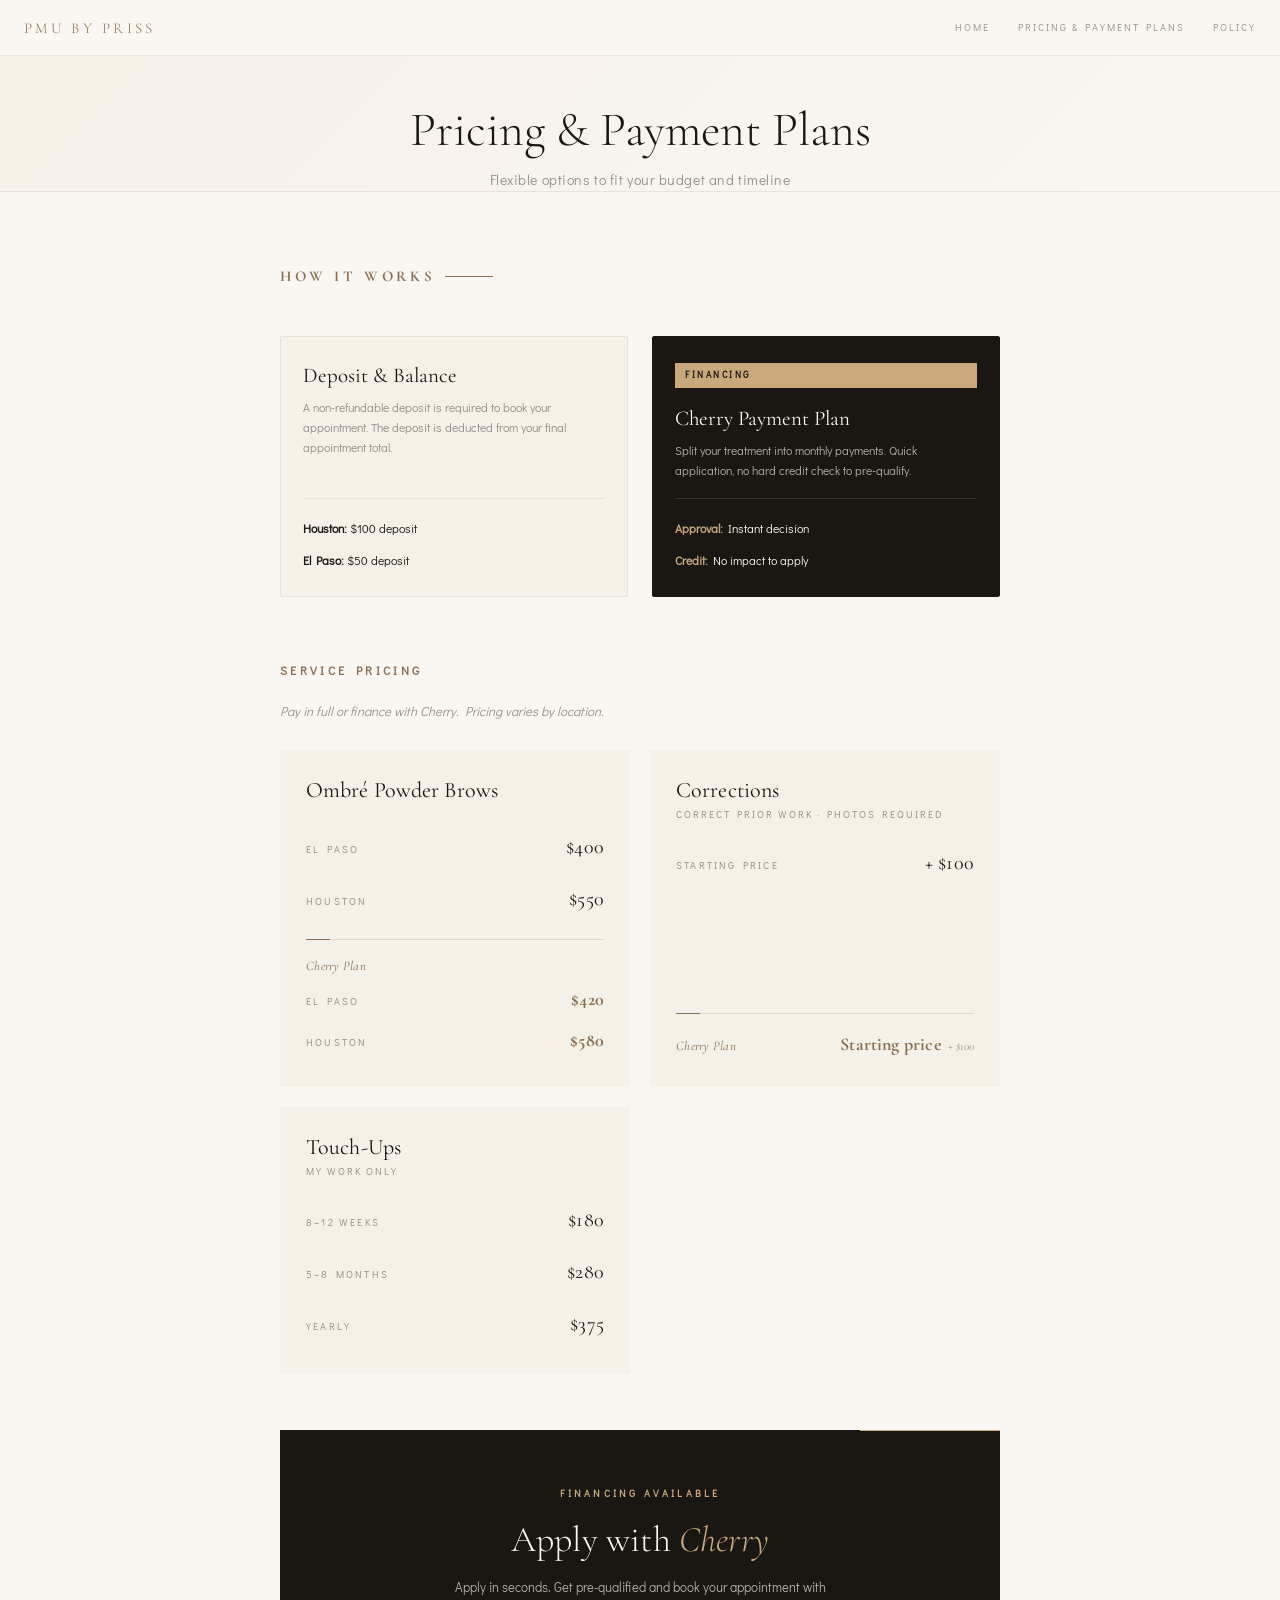
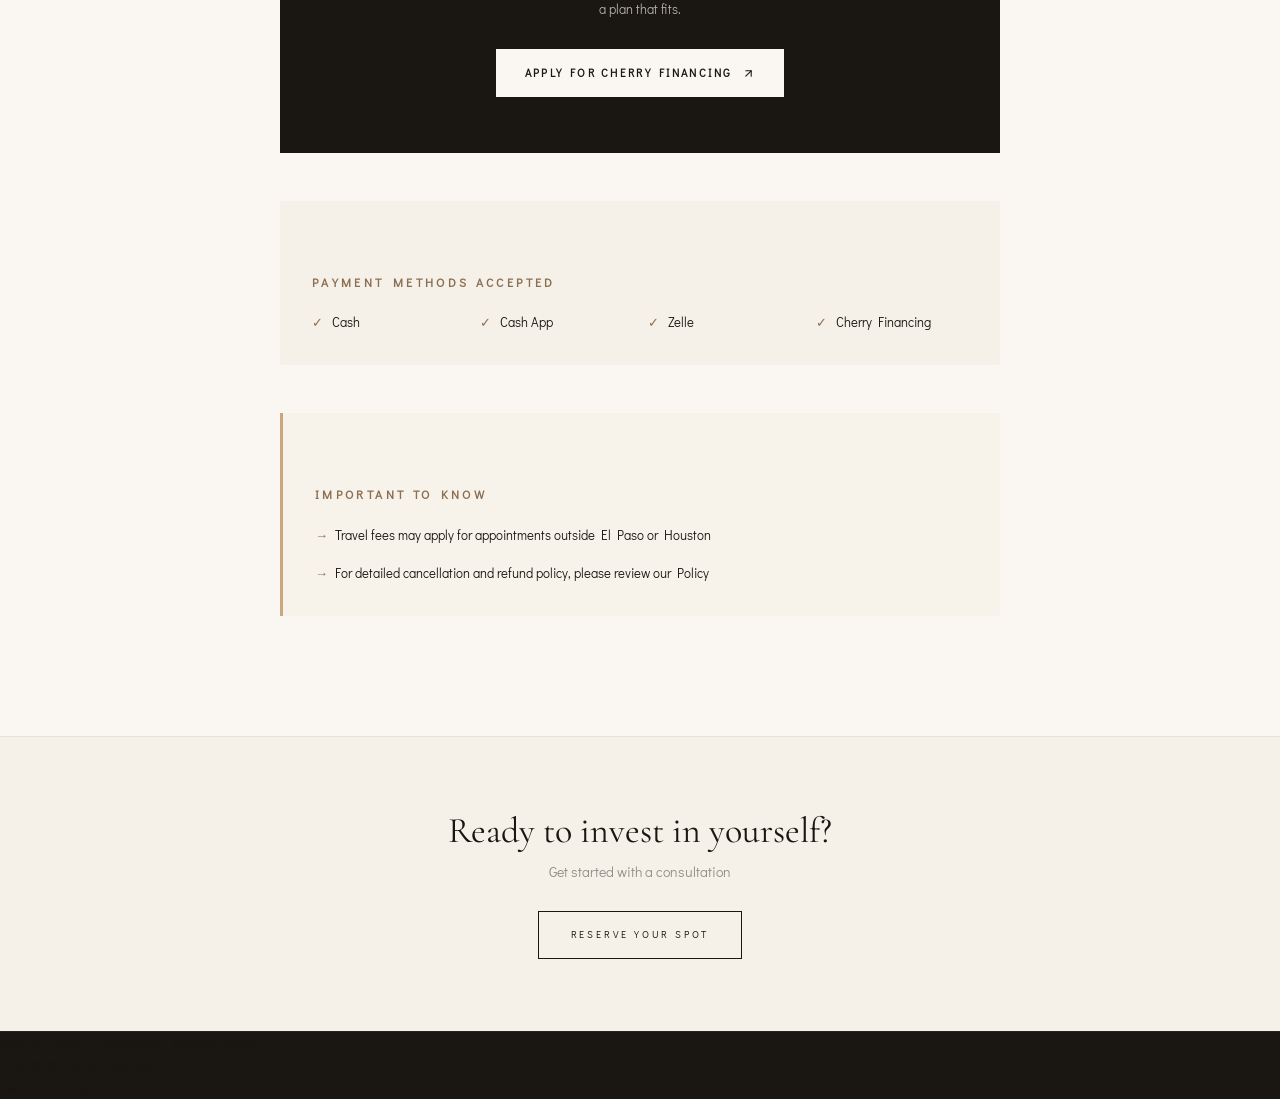
<file: payment-plans.html>
<!DOCTYPE html>
<html lang="en">
<head>
  <meta charset="UTF-8">
  <meta name="viewport" content="width=device-width, initial-scale=1.0">
  <title>Pricing &amp; Payment Plans — PMU by Priss</title>
  <link rel="icon" href="data:image/svg+xml,<svg xmlns='http://www.w3.org/2000/svg' viewBox='0 0 100 100'><text y='.9em' font-size='90'>✦</text></svg>">

  <!-- Fonts -->
  <link rel="preconnect" href="https://fonts.googleapis.com">
  <link rel="preconnect" href="https://fonts.gstatic.com" crossorigin>
  <link href="https://fonts.googleapis.com/css2?family=Cormorant+Garamond:ital,wght@0,300;0,400;1,300;1,400&family=Didact+Gothic&display=swap" rel="stylesheet">

  <link rel="stylesheet" href="style.css">

  <!-- Google Analytics -->
  <script async src="https://www.googletagmanager.com/gtag/js?id=G-J4X9S3GSEF"></script>
  <script>
    window.dataLayer = window.dataLayer || [];
    function gtag(){dataLayer.push(arguments);}
    gtag('js', new Date());
    gtag('config', 'G-J4X9S3GSEF');
  </script>
</head>
<body>

  <!-- NAV -->
  <nav id="nav" aria-label="Primary navigation">
    <a href="/" class="nav-logo">PMU by Priss</a>
    <button id="hamburgerBtn" class="hamburger" aria-label="Menu" aria-expanded="false" aria-controls="navMenu">
      <span class="hamburger-line"></span>
      <span class="hamburger-line"></span>
      <span class="hamburger-line"></span>
    </button>
    <div id="navMenu" class="nav-menu" aria-hidden="true">
      <a href="/">Home</a>
      <a href="payment-plans.html">Pricing &amp; Payment Plans</a>
      <a href="policy.html">Policy</a>
    </div>
  </nav>

  <!-- HERO -->
  <section id="page-hero" aria-label="Page header">
    <div class="page-hero-content">
      <h1 class="page-title">Pricing &amp; Payment Plans</h1>
      <p class="page-subtitle">Flexible options to fit your budget and timeline</p>
    </div>
  </section>

  <!-- PAYMENT PLANS CONTENT -->
  <section class="section payment-plans-section" aria-label="Payment Plans">
    <div class="section-inner">
      <p class="section-label reveal">How It Works</p>

      <div class="plans-container">
        <!-- Deposit & Balance -->
        <div class="plan-card reveal">
          <h3 class="plan-title">Deposit & Balance</h3>
          <p class="plan-description">A non-refundable deposit is required to book your appointment. The deposit is deducted from your final appointment total.</p>
          <div class="plan-details">
            <p class="plan-benefit"><strong>Houston:</strong> $100 deposit</p>
            <p class="plan-benefit"><strong>El Paso:</strong> $50 deposit</p>
          </div>
        </div>

        <!-- Cherry Financing -->
        <div class="plan-card plan-card--cherry reveal">
          <span class="plan-badge">Financing</span>
          <h3 class="plan-title">Cherry Payment Plan</h3>
          <p class="plan-description">Split your treatment into monthly payments. Quick application, no hard credit check to pre-qualify.</p>
          <div class="plan-details">
            <p class="plan-benefit"><strong>Approval:</strong> Instant decision</p>
            <p class="plan-benefit"><strong>Credit:</strong> No impact to apply</p>
          </div>
        </div>
      </div>

      <!-- Service Pricing -->
      <div class="pricing-summary reveal">
        <h3 class="subsection-label">Service Pricing</h3>
        <p class="pricing-note">Pay in full or finance with Cherry. Pricing varies by location.</p>

        <div class="pricing-grid">
          <article class="pricing-card">
            <h4 class="pricing-card-title">Ombré Powder Brows</h4>
            <div class="pricing-card-prices">
              <div class="price-row">
                <span class="price-loc">El Paso</span>
                <span class="price-val">$400</span>
              </div>
              <div class="price-row">
                <span class="price-loc">Houston</span>
                <span class="price-val">$550</span>
              </div>
            </div>
            <div class="cherry-plan-section">
              <span class="cherry-plan-label">Cherry Plan</span>
              <div class="cherry-plan-prices">
                <div class="price-row">
                  <span class="price-loc">El Paso</span>
                  <span class="cherry-val">$420</span>
                </div>
                <div class="price-row">
                  <span class="price-loc">Houston</span>
                  <span class="cherry-val">$580</span>
                </div>
              </div>
            </div>
          </article>

          <article class="pricing-card">
            <h4 class="pricing-card-title">Corrections</h4>
            <p class="pricing-card-sub">Correct prior work · photos required</p>
            <div class="pricing-card-prices">
              <div class="price-row">
                <span class="price-loc">Starting price</span>
                <span class="price-val">+ $100</span>
              </div>
            </div>
            <div class="cherry-plan-row">
              <span class="cherry-plan-label">Cherry Plan</span>
              <span class="cherry-plan-value">Starting price <span class="cherry-plus">+ $100</span></span>
            </div>
          </article>

          <article class="pricing-card">
            <h4 class="pricing-card-title">Touch-Ups</h4>
            <p class="pricing-card-sub">My work only</p>
            <div class="pricing-card-prices">
              <div class="price-row">
                <span class="price-loc">8–12 weeks</span>
                <span class="price-val">$180</span>
              </div>
              <div class="price-row">
                <span class="price-loc">5–8 months</span>
                <span class="price-val">$280</span>
              </div>
              <div class="price-row">
                <span class="price-loc">Yearly</span>
                <span class="price-val">$375</span>
              </div>
            </div>
          </article>
        </div>
      </div>

      <!-- Cherry CTA -->
      <div class="cherry-cta reveal">
        <div class="cherry-cta-inner">
          <p class="cherry-cta-eyebrow">Financing Available</p>
          <h3 class="cherry-cta-title">Apply with <em>Cherry</em></h3>
          <p class="cherry-cta-body">Apply in seconds. Get pre-qualified and book your appointment with a plan that fits.</p>
          <a href="https://pay.withcherry.com/pmubypriss-" target="_blank" rel="noopener noreferrer" class="btn btn--filled cherry-cta-btn">
            Apply for Cherry Financing
            <svg xmlns="http://www.w3.org/2000/svg" viewBox="0 0 24 24" fill="none" stroke="currentColor" stroke-width="2" stroke-linecap="round" stroke-linejoin="round" width="13" height="13" aria-hidden="true"><line x1="7" y1="17" x2="17" y2="7"/><polyline points="7 7 17 7 17 17"/></svg>
          </a>
        </div>
      </div>

      <!-- Payment Methods -->
      <div class="payment-methods reveal">
        <h3 class="subsection-label">Payment Methods Accepted</h3>
        <ul class="payment-list">
          <li>Cash</li>
          <li>Cash App</li>
          <li>Zelle</li>
          <li>Cherry Financing</li>
        </ul>
      </div>

      <!-- Important Notes -->
      <div class="important-notes reveal">
        <h3 class="subsection-label">Important to Know</h3>
        <ul class="notes-list">
          <li>Travel fees may apply for appointments outside El Paso or Houston</li>
          <li>For detailed cancellation and refund policy, please review our <a href="policy.html">Policy</a></li>
        </ul>
      </div>
    </div>
  </section>

  <!-- CTA SECTION -->
  <section class="section booking-cta-section" aria-label="Booking call to action">
    <div class="section-inner booking-cta-inner">
      <h2 class="booking-title reveal">Ready to invest in yourself?</h2>
      <p class="booking-subtitle reveal">Get started with a consultation</p>
      <a href="/#book" class="btn btn--outline reveal">Reserve Your Spot</a>
    </div>
  </section>

  <!-- FOOTER -->
  <footer class="footer" aria-label="Footer">
    <div class="footer-inner">
      <p class="footer-text">PMU by Priss — Permanent Makeup Artist</p>
      <p class="footer-text"><span class="footer-year">2026</span> © All rights reserved</p>
      <p class="footer-social">
        <a href="https://www.tiktok.com/@pmubypriss" target="_blank" rel="noopener noreferrer">TikTok</a>
        <span class="divider">·</span>
        <a href="https://www.instagram.com/pmubypriss" target="_blank" rel="noopener noreferrer">Instagram</a>
      </p>
    </div>
  </footer>

  <script src="main.js"></script>
</body>
</html>
</file>
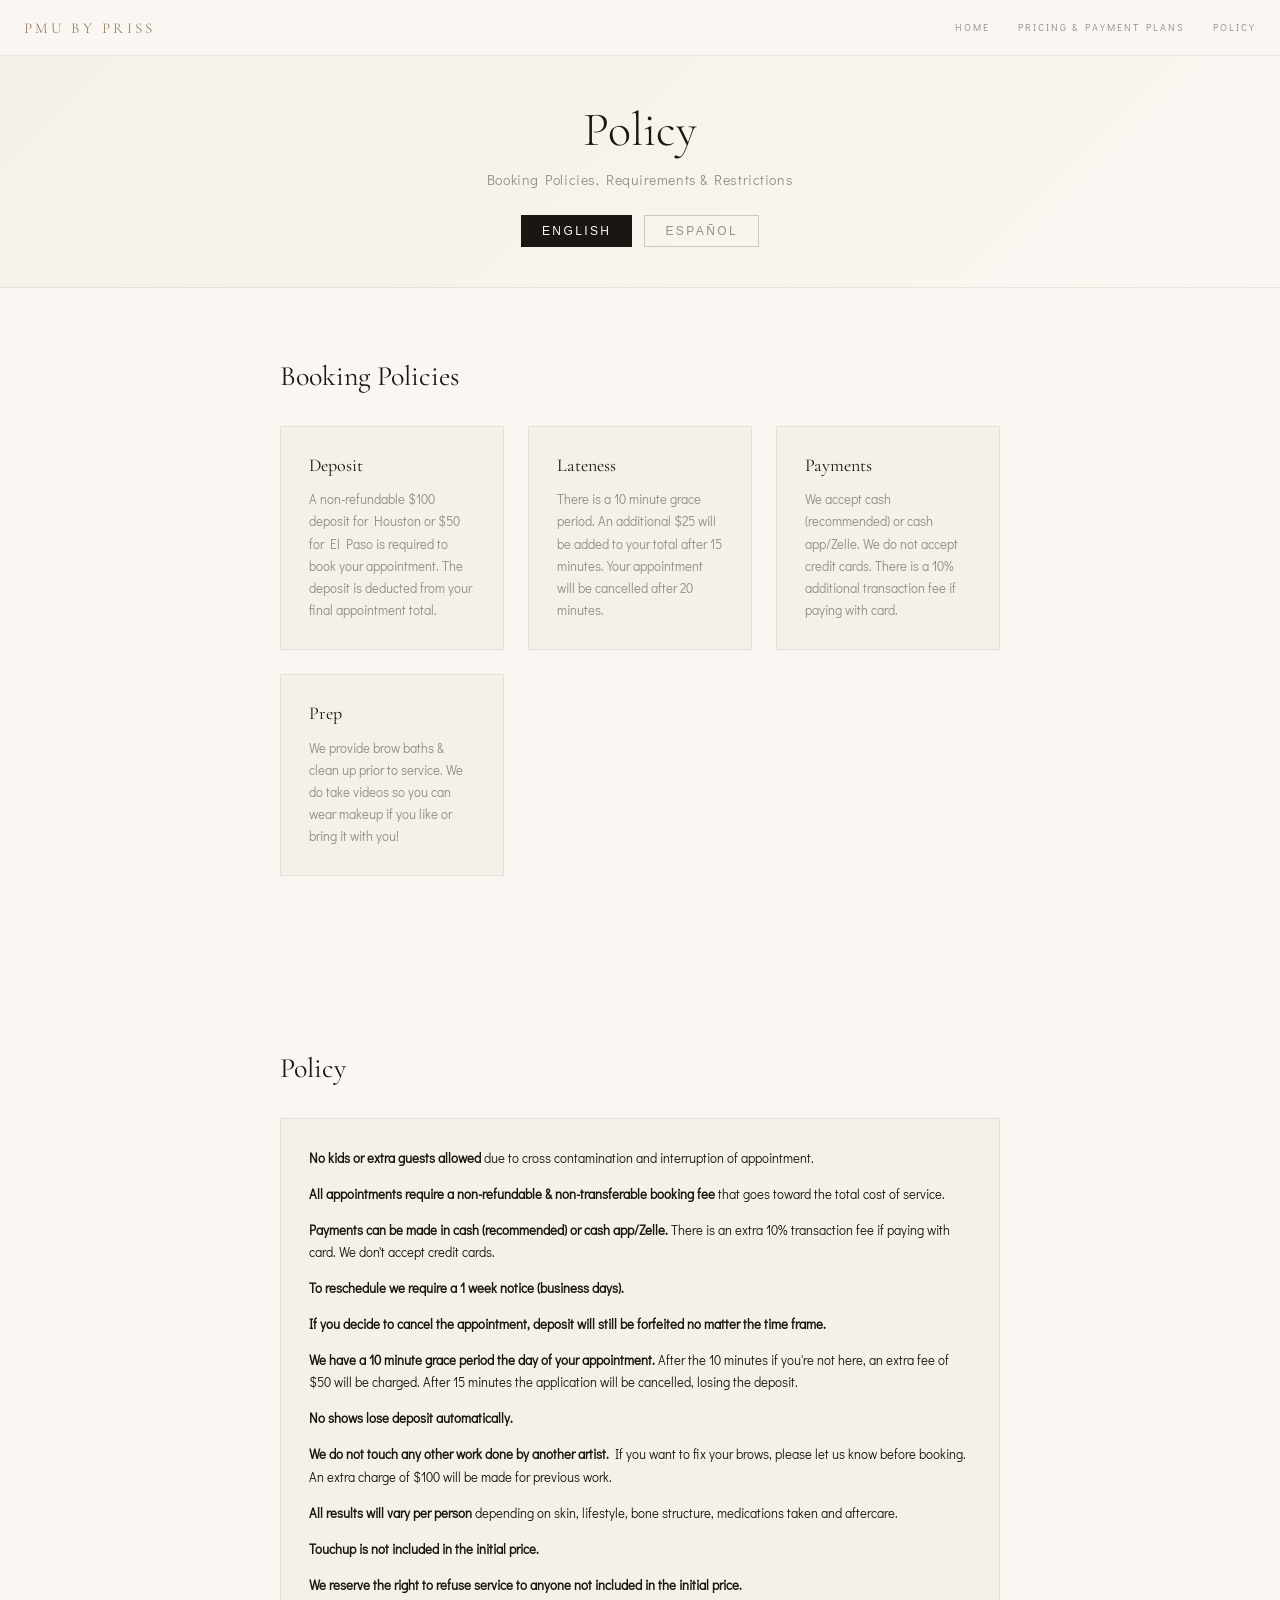
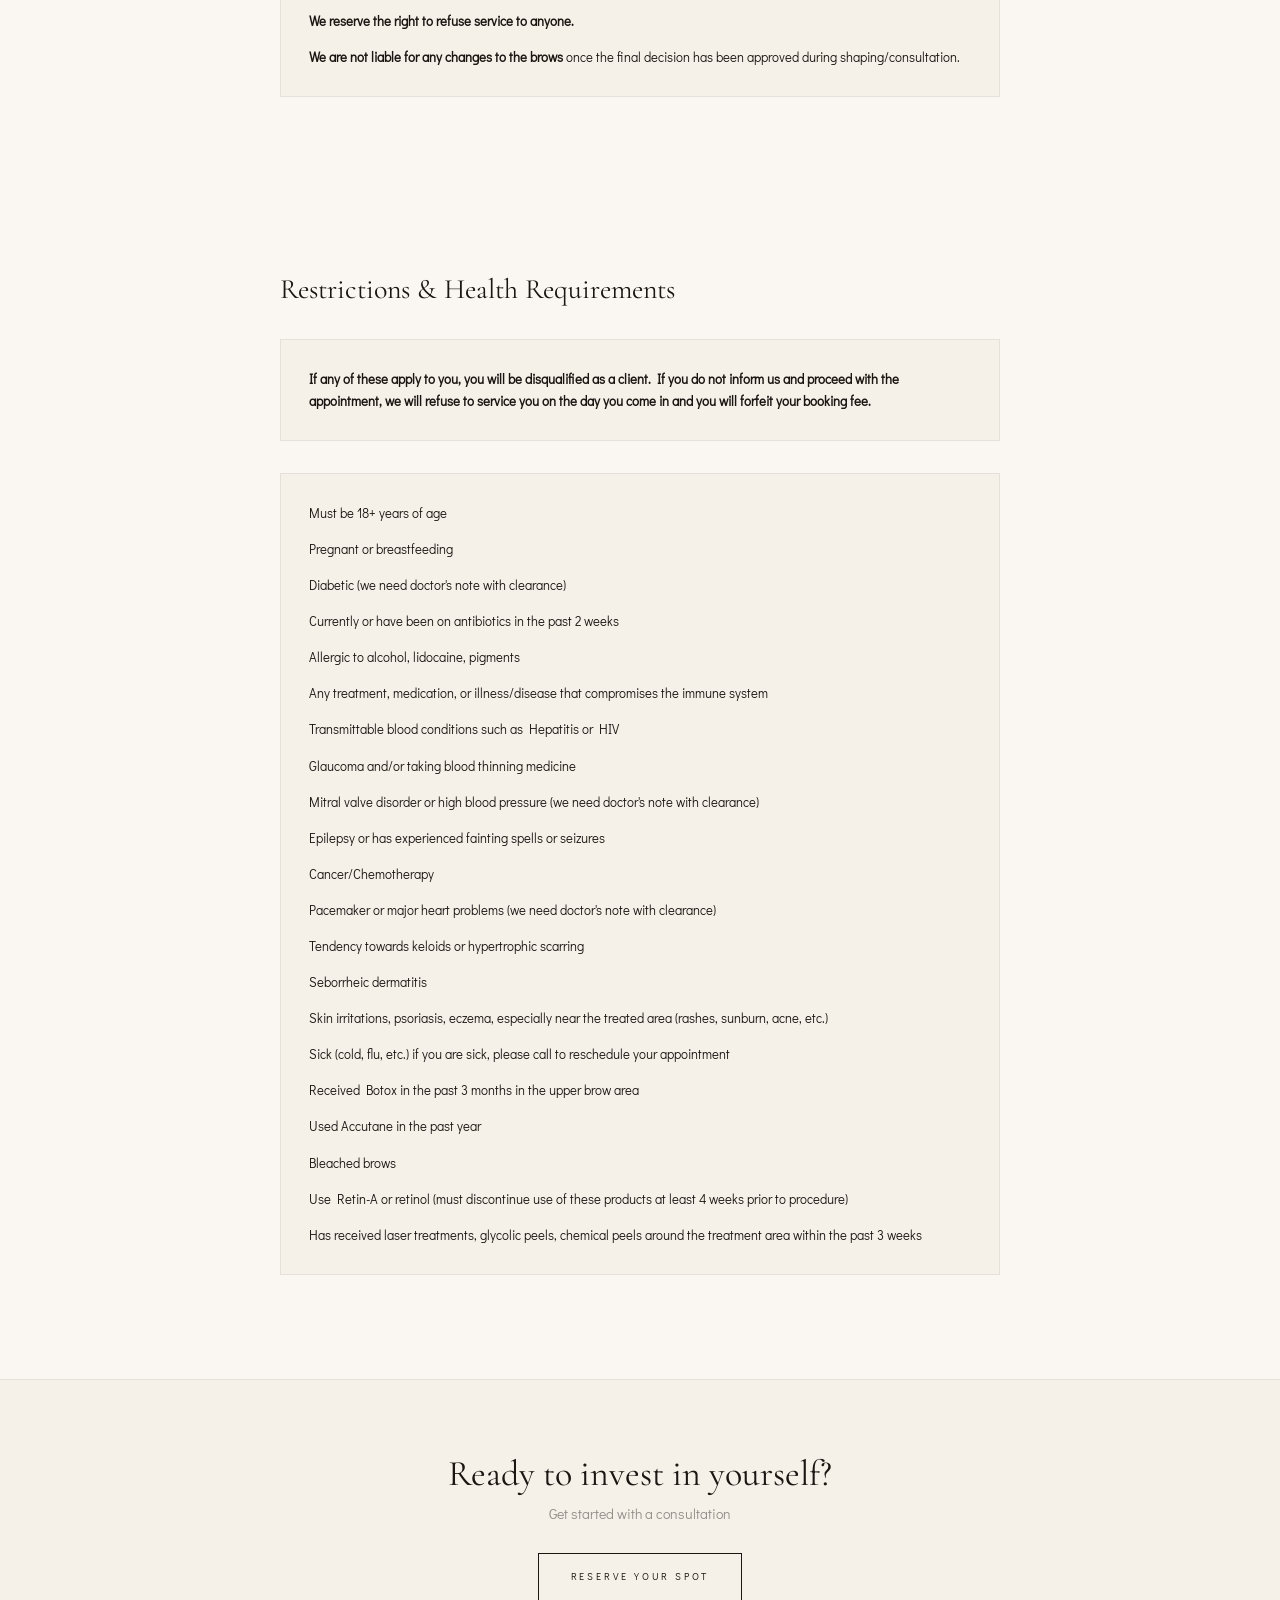
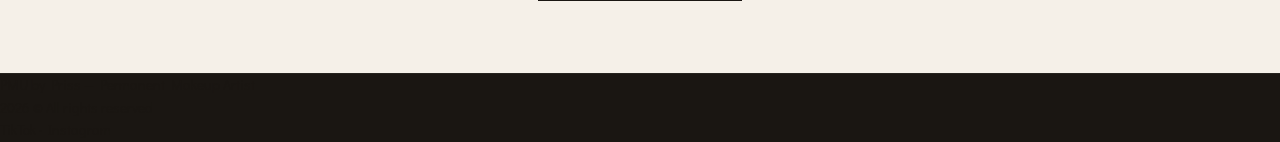
<file: policy.html>
<!DOCTYPE html>
<html lang="en">
<head>
  <meta charset="UTF-8">
  <meta name="viewport" content="width=device-width, initial-scale=1.0">
  <title>Policy — PMU by Priss</title>
  <link rel="icon" href="data:image/svg+xml,<svg xmlns='http://www.w3.org/2000/svg' viewBox='0 0 100 100'><text y='.9em' font-size='90'>✦</text></svg>">

  <!-- Fonts -->
  <link rel="preconnect" href="https://fonts.googleapis.com">
  <link rel="preconnect" href="https://fonts.gstatic.com" crossorigin>
  <link href="https://fonts.googleapis.com/css2?family=Cormorant+Garamond:ital,wght@0,300;0,400;1,300;1,400&family=Didact+Gothic&display=swap" rel="stylesheet">

  <link rel="stylesheet" href="style.css">
  <style>
    .language-toggle {
      display: flex;
      gap: 12px;
      justify-content: center;
      margin-bottom: 40px;
    }

    .language-toggle button {
      padding: 8px 20px;
      font-size: 12px;
      letter-spacing: 0.2em;
      text-transform: uppercase;
      border: 1px solid rgba(26, 22, 18, 0.2);
      background: transparent;
      color: var(--muted);
      cursor: pointer;
      transition: all 200ms ease;
    }

    .language-toggle button.active {
      background: var(--ink);
      color: var(--cream);
      border-color: var(--ink);
    }

    .language-content {
      display: none;
    }

    .language-content.active {
      display: block;
    }
  </style>

  <!-- Google Analytics -->
  <script async src="https://www.googletagmanager.com/gtag/js?id=G-J4X9S3GSEF"></script>
  <script>
    window.dataLayer = window.dataLayer || [];
    function gtag(){dataLayer.push(arguments);}
    gtag('js', new Date());
    gtag('config', 'G-J4X9S3GSEF');
  </script>
</head>
<body>

  <!-- NAV -->
  <nav id="nav" aria-label="Primary navigation">
    <a href="/" class="nav-logo">PMU by Priss</a>
    <button id="hamburgerBtn" class="hamburger" aria-label="Menu" aria-expanded="false" aria-controls="navMenu">
      <span class="hamburger-line"></span>
      <span class="hamburger-line"></span>
      <span class="hamburger-line"></span>
    </button>
    <div id="navMenu" class="nav-menu" aria-hidden="true">
      <a href="/">Home</a>
      <a href="payment-plans.html">Pricing &amp; Payment Plans</a>
      <a href="policy.html">Policy</a>
    </div>
  </nav>

  <!-- HERO -->
  <section id="page-hero" aria-label="Page header">
    <div class="page-hero-content">
      <h1 class="page-title">Policy</h1>
      <p class="page-subtitle">Booking Policies, Requirements & Restrictions</p>
      <div class="language-toggle">
        <button class="lang-btn active" data-lang="en">English</button>
        <button class="lang-btn" data-lang="es">Español</button>
      </div>
    </div>
  </section>

  <!-- ENGLISH CONTENT -->
  <div id="en" class="language-content active">
    <!-- BOOKING POLICIES -->
    <section class="section policy-section">
      <div class="section-inner">
        <h2 class="policy-title reveal">Booking Policies</h2>
        <div class="booking-pillars">
          <div class="pillar reveal">
            <h3>Deposit</h3>
            <p>A non-refundable $100 deposit for Houston or $50 for El Paso is required to book your appointment. The deposit is deducted from your final appointment total.</p>
          </div>
          <div class="pillar reveal">
            <h3>Lateness</h3>
            <p>There is a 10 minute grace period. An additional $25 will be added to your total after 15 minutes. Your appointment will be cancelled after 20 minutes.</p>
          </div>
          <div class="pillar reveal">
            <h3>Payments</h3>
            <p>We accept cash (recommended) or cash app/Zelle. We do not accept credit cards. There is a 10% additional transaction fee if paying with card.</p>
          </div>
          <div class="pillar reveal">
            <h3>Prep</h3>
            <p>We provide brow baths & clean up prior to service. We do take videos so you can wear makeup if you like or bring it with you!</p>
          </div>
        </div>
      </div>
    </section>

    <!-- POLICY DETAILS -->
    <section class="section policy-section">
      <div class="section-inner">
        <h2 class="policy-title reveal">Policy</h2>
        <ul class="policy-list reveal">
          <li><strong>No kids or extra guests allowed</strong> due to cross contamination and interruption of appointment.</li>
          <li><strong>All appointments require a non-refundable & non-transferable booking fee</strong> that goes toward the total cost of service.</li>
          <li><strong>Payments can be made in cash (recommended) or cash app/Zelle.</strong> There is an extra 10% transaction fee if paying with card. We don't accept credit cards.</li>
          <li><strong>To reschedule we require a 1 week notice (business days).</strong></li>
          <li><strong>If you decide to cancel the appointment, deposit will still be forfeited no matter the time frame.</strong></li>
          <li><strong>We have a 10 minute grace period the day of your appointment.</strong> After the 10 minutes if you're not here, an extra fee of $50 will be charged. After 15 minutes the application will be cancelled, losing the deposit.</li>
          <li><strong>No shows lose deposit automatically.</strong></li>
          <li><strong>We do not touch any other work done by another artist.</strong> If you want to fix your brows, please let us know before booking. An extra charge of $100 will be made for previous work.</li>
          <li><strong>All results will vary per person</strong> depending on skin, lifestyle, bone structure, medications taken and aftercare.</li>
          <li><strong>Touchup is not included in the initial price.</strong></li>
          <li><strong>We reserve the right to refuse service to anyone not included in the initial price.</strong></li>
          <li><strong>We reserve the right to refuse service to anyone.</strong></li>
          <li><strong>We are not liable for any changes to the brows</strong> once the final decision has been approved during shaping/consultation.</li>
        </ul>
      </div>
    </section>

    <!-- RESTRICTIONS -->
    <section class="section policy-section">
      <div class="section-inner">
        <h2 class="policy-title reveal">Restrictions & Health Requirements</h2>
        <p class="restriction-warning reveal"><strong>If any of these apply to you, you will be disqualified as a client. If you do not inform us and proceed with the appointment, we will refuse to service you on the day you come in and you will forfeit your booking fee.</strong></p>

        <ul class="restriction-list reveal">
          <li>Must be 18+ years of age</li>
          <li>Pregnant or breastfeeding</li>
          <li>Diabetic (we need doctor's note with clearance)</li>
          <li>Currently or have been on antibiotics in the past 2 weeks</li>
          <li>Allergic to alcohol, lidocaine, pigments</li>
          <li>Any treatment, medication, or illness/disease that compromises the immune system</li>
          <li>Transmittable blood conditions such as Hepatitis or HIV</li>
          <li>Glaucoma and/or taking blood thinning medicine</li>
          <li>Mitral valve disorder or high blood pressure (we need doctor's note with clearance)</li>
          <li>Epilepsy or has experienced fainting spells or seizures</li>
          <li>Cancer/Chemotherapy</li>
          <li>Pacemaker or major heart problems (we need doctor's note with clearance)</li>
          <li>Tendency towards keloids or hypertrophic scarring</li>
          <li>Seborrheic dermatitis</li>
          <li>Skin irritations, psoriasis, eczema, especially near the treated area (rashes, sunburn, acne, etc.)</li>
          <li>Sick (cold, flu, etc.) if you are sick, please call to reschedule your appointment</li>
          <li>Received Botox in the past 3 months in the upper brow area</li>
          <li>Used Accutane in the past year</li>
          <li>Bleached brows</li>
          <li>Use Retin-A or retinol (must discontinue use of these products at least 4 weeks prior to procedure)</li>
          <li>Has received laser treatments, glycolic peels, chemical peels around the treatment area within the past 3 weeks</li>
        </ul>
      </div>
    </section>
  </div>

  <!-- SPANISH CONTENT -->
  <div id="es" class="language-content">
    <!-- BOOKING POLICIES SPANISH -->
    <section class="section policy-section">
      <div class="section-inner">
        <h2 class="policy-title reveal">Pólizas de Reserva</h2>
        <div class="booking-pillars">
          <div class="pillar reveal">
            <h3>Depósito</h3>
            <p>Se requiere un depósito no reembolsable de $100 para Houston o $50 para El Paso para reservar su cita. El depósito se deduce del costo total de su cita.</p>
          </div>
          <div class="pillar reveal">
            <h3>Tardanza</h3>
            <p>Hay un período de gracia de 10 minutos. Se cobrará una tarifa adicional de $25 después de 15 minutos. Su cita será cancelada después de 20 minutos.</p>
          </div>
          <div class="pillar reveal">
            <h3>Pagos</h3>
            <p>Aceptamos efectivo (recomendado) o Cash App/Zelle. No aceptamos tarjetas de crédito. Hay una tarifa de transacción adicional del 10% si se paga con tarjeta.</p>
          </div>
          <div class="pillar reveal">
            <h3>Preparación</h3>
            <p>Proporcionamos baños de cejas y limpieza antes del servicio. Tomamos videos para que puedas usar maquillaje si lo deseas o traerlo contigo.</p>
          </div>
        </div>
      </div>
    </section>

    <!-- POLICY DETAILS SPANISH -->
    <section class="section policy-section">
      <div class="section-inner">
        <h2 class="policy-title reveal">Póliza</h2>
        <ul class="policy-list reveal">
          <li><strong>No se permiten niños ni invitados adicionales</strong> debido a contaminación cruzada e interrupción de la cita.</li>
          <li><strong>Todas las citas requieren una tarifa de reserva no reembolsable e intransferible</strong> que se destina al costo total del servicio.</li>
          <li><strong>Los pagos se pueden realizar en efectivo (recomendado) o Cash App/Zelle.</strong> Hay una tarifa de transacción adicional del 10% si se paga con tarjeta. No aceptamos tarjetas de crédito.</li>
          <li><strong>Para reprogramar requerimos un aviso de 1 semana (días hábiles).</strong></li>
          <li><strong>Si decide cancelar la cita, el depósito se perderá sin importar el plazo.</strong></li>
          <li><strong>Tenemos un período de gracia de 10 minutos el día de su cita.</strong> Después de los 10 minutos si no estás aquí, se cobrará una tarifa adicional de $50. Después de 15 minutos la aplicación se cancelará, perdiendo el depósito.</li>
          <li><strong>No shows pierde el depósito automáticamente.</strong></li>
          <li><strong>No retocamos ningún otro trabajo realizado por otro artista.</strong> Si desea arreglar sus cejas, háganoslo saber antes de reservar. Se realizará un cargo extra de $100 por trabajo previo.</li>
          <li><strong>Todos los resultados variarán según la persona</strong> según la piel, el estilo de vida, la estructura ósea, los medicamentos que tome y los cuidados posteriores.</li>
          <li><strong>El retoque no está incluido en el precio inicial.</strong></li>
          <li><strong>Nos reservamos el derecho de rechazar el servicio a cualquier persona que no esté incluida en el precio inicial.</strong></li>
          <li><strong>Nos reservamos el derecho de rechazar el servicio a cualquier persona.</strong></li>
          <li><strong>No somos responsables de ningún cambio en las cejas</strong> una vez que se haya aprobado la decisión final durante el modelado/consulta.</li>
        </ul>
      </div>
    </section>

    <!-- RESTRICTIONS SPANISH -->
    <section class="section policy-section">
      <div class="section-inner">
        <h2 class="policy-title reveal">Restricciones & Requisitos de Salud</h2>
        <p class="restriction-warning reveal"><strong>Si alguno de estos se aplica a usted, será descalificado como cliente. Si no nos informa y continúa con la cita, le negaremos servicio el día de su entrada y perderá su tarifa de reserva.</strong></p>

        <ul class="restriction-list reveal">
          <li>Debe tener más de 18 años</li>
          <li>Embarazada o amamantando</li>
          <li>Diabético (necesitamos una nota del médico con autorización)</li>
          <li>Está actualmente o ha estado tomando antibióticos en las últimas 2 semanas</li>
          <li>Alérgico al alcohol, lidocaína, pigmentos</li>
          <li>Cualquier tratamiento, medicamento o enfermedad/enfermedad que comprometa el sistema inmunológico</li>
          <li>Condiciones sanguíneas transmisibles como hepatitis o VIH</li>
          <li>Glaucoma y/o tomar medicamentos anticoagulantes</li>
          <li>Trastorno de la válvula mitral o presión arterial alta (necesitamos una nota médica con autorización)</li>
          <li>Epilepsia o ha experimentado desmayos o convulsiones</li>
          <li>Cáncer/Quimioterapia</li>
          <li>Marcapasos o problemas cardíacos importantes (necesitamos una nota del médico con autorización)</li>
          <li>Tendencia a queloides o cicatrices hipertróficas</li>
          <li>Dermatitis seborreica</li>
          <li>Irritaciones de la piel, psoriasis, eccemas, especialmente cerca de la zona tratada (erupciones cutáneas, quemaduras solares, acné, etc.)</li>
          <li>Enfermo (resfriado, gripe, etc.) si está enfermo, llame para reprogramar su cita</li>
          <li>Recibió Botox en los últimos 3 meses en el área superior de la ceja</li>
          <li>Usó Accutane el año pasado</li>
          <li>Cejas decoloradas</li>
          <li>Use Retin-A o retinol (debe suspender el uso de estos productos al menos 4 semanas antes del procedimiento)</li>
          <li>Ha recibido tratamientos con láser, exfoliaciones glicólicas, exfoliaciones químicas alrededor del área de tratamiento en las últimas 3 semanas</li>
        </ul>
      </div>
    </section>
  </div>

  <!-- CTA SECTION -->
  <section class="section booking-cta-section" aria-label="Booking call to action">
    <div class="section-inner booking-cta-inner">
      <h2 class="booking-title reveal">Ready to invest in yourself?</h2>
      <p class="booking-subtitle reveal">Get started with a consultation</p>
      <a href="/#book" class="btn btn--outline reveal">Reserve Your Spot</a>
    </div>
  </section>

  <!-- FOOTER -->
  <footer class="footer" aria-label="Footer">
    <div class="footer-inner">
      <p class="footer-text">PMU by Priss — Permanent Makeup Artist</p>
      <p class="footer-text"><span class="footer-year">2026</span> © All rights reserved</p>
      <p class="footer-social">
        <a href="https://www.tiktok.com/@pmubypriss" target="_blank" rel="noopener noreferrer">TikTok</a>
        <span class="divider">·</span>
        <a href="https://www.instagram.com/pmubypriss" target="_blank" rel="noopener noreferrer">Instagram</a>
      </p>
    </div>
  </footer>

  <script src="main.js"></script>
  <script>
    // Language toggle functionality
    document.querySelectorAll('.lang-btn').forEach(btn => {
      btn.addEventListener('click', () => {
        const lang = btn.dataset.lang;

        // Update active button
        document.querySelectorAll('.lang-btn').forEach(b => b.classList.remove('active'));
        btn.classList.add('active');

        // Update active content
        document.querySelectorAll('.language-content').forEach(content => {
          content.classList.remove('active');
        });
        document.getElementById(lang).classList.add('active');
      });
    });
  </script>
</body>
</html>
</file>
<file: style.css>
/* PMU by Priss — styles */

/* ─────────────────────────────────────────
   DESIGN TOKENS
───────────────────────────────────────── */
:root {
  --cream: #faf7f2;
  --cream-deep: #f5f0e8;
  --ink: #1a1612;
  --terracotta: #8b6f52;
  --gold: #c9a87c;
  --muted: rgba(26, 22, 18, 0.45);
  --muted-light: rgba(245, 240, 235, 0.55);

  --font-display: 'Cormorant Garamond', serif;
  --font-body: 'Didact Gothic', sans-serif;

  --section-padding: 72px 24px;
  --max-width: 720px;
  --nav-height: 56px;
}

/* ─────────────────────────────────────────
   RESET
───────────────────────────────────────── */
*, *::before, *::after {
  margin: 0;
  padding: 0;
  box-sizing: border-box;
}

html {
  scroll-behavior: smooth;
  -webkit-font-smoothing: antialiased;
  -moz-osx-font-smoothing: grayscale;
  overflow-x: hidden;
}

body {
  background: var(--cream);
  color: var(--ink);
  font-family: var(--font-body);
  font-size: 14px;
  line-height: 1.6;
  overflow-x: hidden;
  width: 100%;
  max-width: 100vw;
  padding-top: var(--nav-height);
}

img {
  display: block;
  max-width: 100%;
}

a {
  color: inherit;
  text-decoration: none;
}

ul {
  list-style: none;
}

/* ─────────────────────────────────────────
   TYPOGRAPHY UTILITIES
───────────────────────────────────────── */
.section-label {
  font-family: var(--font-display);
  font-size: 15px;
  letter-spacing: 0.24em;
  text-transform: uppercase;
  color: var(--terracotta);
  font-weight: 700;
  margin-bottom: 20px;
  display: flex;
  align-items: center;
  gap: 10px;
}

.section-label::after {
  content: '';
  width: 48px;
  height: 1px;
  background: var(--terracotta);
  flex-shrink: 0;
}

.section-label--light {
  color: var(--gold);
}

.section-label--light::after {
  display: none;
}

.subsection-label {
  font-family: var(--font-body);
  font-size: 12px;
  letter-spacing: 0.28em;
  text-transform: uppercase;
  color: var(--terracotta);
  margin: 40px 0 20px;
}

/* ─────────────────────────────────────────
   LAYOUT UTILITIES
───────────────────────────────────────── */
.section {
  padding: var(--section-padding);
}

.section-inner {
  max-width: var(--max-width);
  margin: 0 auto;
}

/* ─────────────────────────────────────────
   APP BROWSER BANNER (TikTok)
───────────────────────────────────────── */
.app-banner {
  display: none !important;
  position: fixed;
  top: 0;
  left: 0;
  right: 0;
  background: linear-gradient(135deg, var(--terracotta) 0%, #8b6f52 100%);
  color: white;
  padding: 16px 20px;
  z-index: 1000;
  box-shadow: 0 4px 12px rgba(0, 0, 0, 0.15);
  font-size: 14px;
}

.app-banner.show {
  display: block !important;
}

.app-banner-content {
  max-width: var(--max-width);
  margin: 0 auto;
  display: flex;
  flex-direction: column;
  gap: 10px;
  position: relative;
  padding-right: 28px;
}

.app-banner-text {
  font-family: var(--font-body);
  font-size: 14px;
  line-height: 1.4;
  margin: 0;
  font-weight: 500;
  letter-spacing: 0.3px;
}

.app-banner-url-box {
  display: flex;
  gap: 6px;
  align-items: center;
}

.app-banner-url-input {
  flex: 1;
  background: white;
  color: var(--terracotta);
  border: none;
  border-radius: 3px;
  padding: 8px 12px;
  font-family: 'Courier New', monospace;
  font-size: 11px;
  overflow: hidden;
  text-overflow: ellipsis;
  min-width: 0;
  box-shadow: inset 0 1px 2px rgba(0, 0, 0, 0.05);
}

.app-banner-url-input::placeholder {
  color: rgba(139, 111, 82, 0.5);
}

.app-banner-copy-btn {
  background: white;
  color: var(--terracotta);
  border: none;
  padding: 8px 12px;
  border-radius: 3px;
  font-family: var(--font-body);
  font-size: 12px;
  font-weight: 600;
  letter-spacing: 0.3px;
  cursor: pointer;
  white-space: nowrap;
  transition: all 150ms ease;
  flex-shrink: 0;
  box-shadow: 0 1px 3px rgba(0, 0, 0, 0.1);
}

.app-banner-copy-btn:active {
  transform: scale(0.98);
}

.app-banner-copy-btn.copied {
  background: #6bcf7f;
  color: white;
  box-shadow: 0 2px 4px rgba(107, 207, 127, 0.3);
}

.app-banner-close {
  position: absolute;
  top: 12px;
  right: 8px;
  background: none;
  border: none;
  color: white;
  font-size: 22px;
  cursor: pointer;
  padding: 0;
  line-height: 1;
  opacity: 0.85;
  transition: opacity 150ms ease;
  width: 28px;
  height: 28px;
  display: flex;
  align-items: center;
  justify-content: center;
}

.app-banner-close:active {
  opacity: 1;
}

/* ─────────────────────────────────────────
   NAV
───────────────────────────────────────── */
#nav {
  position: fixed;
  top: 0;
  left: 0;
  right: 0;
  z-index: 100;
  height: var(--nav-height);
  background: var(--cream);
  border-bottom: 1px solid rgba(26, 22, 18, 0.07);
  display: flex;
  align-items: center;
  justify-content: space-between;
  padding: 0 24px;
  transition: box-shadow 200ms ease;
  box-sizing: border-box;
}

#nav.scrolled {
  box-shadow: 0 2px 16px rgba(26, 22, 18, 0.08);
}

.nav-logo {
  font-family: var(--font-display);
  font-weight: 300;
  font-size: 15px;
  letter-spacing: 0.22em;
  text-transform: uppercase;
  color: var(--terracotta);
}

.nav-links {
  display: flex;
  align-items: center;
  gap: 28px;
}

.nav-links a {
  font-size: 10px;
  letter-spacing: 0.2em;
  text-transform: uppercase;
  color: var(--muted);
  transition: color 200ms ease;
}

@media (hover: hover) {
  .nav-links a:hover {
    color: var(--ink);
  }
}

/* On mobile: hide text links, show only the Book button */
.nav-links a:not(.nav-book-btn) {
  display: none;
}

.nav-book-btn {
  display: inline-flex;
  align-items: center;
  justify-content: center;
  min-height: 36px;
  padding: 0 18px;
  border: 1px solid var(--ink);
  font-size: 10px;
  letter-spacing: 0.2em;
  text-transform: uppercase;
  color: var(--ink) !important;
  transition: background 200ms ease, color 200ms ease;
}

@media (hover: hover) {
  .nav-book-btn:hover {
    background: var(--ink);
    color: var(--cream) !important;
  }
}

/* Desktop: show all nav links */
@media (min-width: 640px) {
  .nav-links a:not(.nav-book-btn) {
    display: block;
  }
}

/* ─────────────────────────────────────────
   HAMBURGER MENU
───────────────────────────────────────── */
.hamburger {
  display: flex;
  flex-direction: column;
  justify-content: center;
  align-items: center;
  width: 44px;
  height: 44px;
  background: transparent;
  border: none;
  cursor: pointer;
  padding: 0;
}

.hamburger-line {
  display: block;
  width: 20px;
  height: 2px;
  background: var(--ink);
  margin: 3px 0;
  transition: transform 300ms ease, opacity 300ms ease, background 200ms ease;
  transform-origin: center;
}

.hamburger.is-open .hamburger-line:nth-child(1) {
  transform: translateY(8px) rotate(45deg);
}

.hamburger.is-open .hamburger-line:nth-child(2) {
  opacity: 0;
}

.hamburger.is-open .hamburger-line:nth-child(3) {
  transform: translateY(-8px) rotate(-45deg);
}

@media (hover: hover) {
  .hamburger:hover .hamburger-line {
    background: var(--terracotta);
  }
}

.nav-menu {
  position: absolute;
  top: 100%;
  left: 0;
  right: 0;
  background: var(--cream);
  border-bottom: 1px solid rgba(26, 22, 18, 0.07);
  display: flex;
  flex-direction: column;
  max-height: 0;
  overflow: hidden;
  transition: max-height 300ms ease;
  z-index: 50;
}

.nav-menu.is-open {
  max-height: 300px;
}

.nav-menu a {
  padding: 16px 24px;
  font-size: 10px;
  letter-spacing: 0.2em;
  text-transform: uppercase;
  color: var(--muted);
  border-bottom: 1px solid rgba(26, 22, 18, 0.04);
  transition: background 200ms ease, color 200ms ease;
}

.nav-menu a:last-child {
  border-bottom: none;
}

@media (hover: hover) {
  .nav-menu a:hover {
    background: rgba(26, 22, 18, 0.03);
    color: var(--ink);
  }
}

/* Hide hamburger on desktop */
@media (min-width: 640px) {
  .hamburger {
    display: none;
  }

  .nav-menu {
    position: static;
    max-height: none;
    background: transparent;
    border: none;
    flex-direction: row;
    gap: 28px;
    padding: 0;
  }

  .nav-menu a {
    padding: 0;
    border: none;
    display: block;
  }

  @media (hover: hover) {
    .nav-menu a:hover {
      background: transparent;
    }
  }
}

/* ─────────────────────────────────────────
   HERO
───────────────────────────────────────── */
#hero {
  position: relative;
  height: 100svh;
  min-height: 600px;
  background-image: url('assets/images/hero.jpg');
  background-size: cover;
  background-position: center 20%;
  display: flex;
  align-items: flex-end;
  border-bottom: 1px solid rgba(26, 22, 18, 0.07);
}

.hero-overlay {
  position: absolute;
  inset: 0;
  background: linear-gradient(
    to bottom,
    rgba(250, 247, 242, 0) 25%,
    rgba(250, 247, 242, 0.92) 100%
  );
  pointer-events: none;
}

.hero-content {
  position: relative;
  z-index: 1;
  padding: 0 24px 52px;
  width: 100%;
  max-width: 600px;
}

.hero-eyebrow {
  font-size: 11px;
  letter-spacing: 0.3em;
  text-transform: uppercase;
  color: var(--terracotta);
  margin-bottom: 14px;
  opacity: 0;
}

.hero-headline {
  font-family: var(--font-display);
  font-weight: 500;
  font-size: clamp(38px, 8vw, 56px);
  line-height: 1.1;
  color: var(--ink);
  margin-bottom: 14px;
  display: flex;
  flex-direction: column;
  text-align: center;
  position: relative;
  z-index: 1;
}

.hero-headline::before {
  content: '';
  position: absolute;
  inset: -8px -40px;
  background: radial-gradient(circle at center, rgba(139, 111, 82, 0.18) 0%, transparent 70%);
  border-radius: 50%;
  z-index: -1;
}

.hero-headline span {
  display: block;
  opacity: 0;
  transform: translateY(20px) scale(0.93);
}

.hero-headline em {
  font-style: italic;
  color: var(--terracotta);
}

.hero-sub {
  font-size: 13px;
  letter-spacing: 0.04em;
  color: var(--muted);
  margin-bottom: 28px;
  max-width: 380px;
  line-height: 1.7;
  opacity: 0;
}

/* ─────────────────────────────────────────
   BUTTON SYSTEM
───────────────────────────────────────── */
.btn {
  display: inline-flex;
  align-items: center;
  justify-content: center;
  min-height: 48px;
  padding: 0 32px;
  font-family: var(--font-body);
  font-size: 10px;
  letter-spacing: 0.28em;
  text-transform: uppercase;
  cursor: pointer;
  position: relative;
  overflow: hidden;
  transition: color 250ms ease;
}

/* Hero CTA starts hidden — animated in by main.js */
#hero .btn {
  opacity: 0;
  transform: scale(0.97);
}

/* Full-width on mobile */
@media (max-width: 639px) {
  .btn {
    width: 100%;
  }
}

.btn--outline {
  border: 1px solid var(--ink);
  color: var(--ink);
  background: transparent;
}

.btn--outline::before {
  content: '';
  position: absolute;
  inset: 0;
  background: var(--ink);
  transform: scaleX(0);
  transform-origin: left;
  transition: transform 250ms ease-out;
  z-index: 0;
}

@media (hover: hover) {
  .btn--outline:hover {
    color: var(--cream);
  }
  .btn--outline:hover::before {
    transform: scaleX(1);
  }
}

.btn--filled {
  background: var(--terracotta);
  color: var(--cream);
  border: 1px solid var(--terracotta);
}

.btn--filled::before {
  content: '';
  position: absolute;
  inset: 0;
  background: rgba(26, 22, 18, 0.85);
  transform: scaleX(0);
  transform-origin: left;
  transition: transform 250ms ease-out;
  z-index: 0;
}

@media (hover: hover) {
  .btn--filled:hover {
    color: var(--cream);
  }
  .btn--filled:hover::before {
    transform: scaleX(1);
  }
}

/* ─────────────────────────────────────────
   LOCATION BAR
───────────────────────────────────────── */
/* ─────────────────────────────────────────
   ABOUT
───────────────────────────────────────── */
.about {
  background: var(--cream);
}

.about-inner {
  max-width: var(--max-width);
  margin: 0 auto;
  display: flex;
  flex-direction: column;
  gap: 32px;
}

.about-photo {
  width: 100%;
  max-width: 280px;
  height: 360px;
  object-fit: cover;
  object-position: center top;
  align-self: center;
}

.about-name {
  font-family: var(--font-display);
  font-weight: 300;
  font-size: 40px;
  line-height: 1.1;
  color: var(--ink);
  margin-bottom: 6px;
}

.about-name em {
  font-style: italic;
  color: var(--terracotta);
}

.about-credentials {
  font-size: 9px;
  letter-spacing: 0.2em;
  text-transform: uppercase;
  color: var(--muted);
  margin-bottom: 20px;
  opacity: 0.7;
}

.about-bio {
  font-size: 14px;
  line-height: 1.85;
  color: var(--muted);
  margin-bottom: 24px;
}

.pull-quote {
  font-family: var(--font-display);
  font-style: italic;
  font-weight: 300;
  font-size: 18px;
  line-height: 1.5;
  color: var(--terracotta);
  border-left: 2px solid var(--gold);
  padding-left: 20px;
  margin-top: 8px;
}

.about-stats {
  display: flex;
  gap: 0;
  margin-top: 28px;
  border-top: 1px solid rgba(26,22,18,0.07);
  padding-top: 24px;
}

.stat {
  flex: 1;
  display: flex;
  flex-direction: column;
  gap: 4px;
  padding-right: 16px;
}

.stat + .stat {
  padding-left: 16px;
  padding-right: 16px;
  border-left: 1px solid rgba(26,22,18,0.07);
}

.stat:last-child {
  padding-right: 0;
}

.stat-number {
  font-family: var(--font-display);
  font-weight: 300;
  font-size: 28px;
  color: var(--terracotta);
  line-height: 1;
}

.stat-label {
  font-size: 9px;
  letter-spacing: 0.2em;
  text-transform: uppercase;
  color: var(--muted);
}

/* Desktop: side-by-side */
@media (min-width: 640px) {
  .about-inner {
    flex-direction: row;
    align-items: flex-start;
    gap: 48px;
  }

  /* Design decision: using 200px (vs spec's 140px) — 140px is too narrow at 720px max-width */
  .about-photo {
    width: 200px;
    min-width: 200px;
    height: 260px;
    align-self: flex-start;
  }
}

/* ─────────────────────────────────────────
   SERVICES
───────────────────────────────────────── */
.services {
  background: var(--cream);
  border-top: 1px solid rgba(26, 22, 18, 0.07);
}

.service-list {
  margin-top: 8px;
}

.service-item {
  display: flex;
  align-items: flex-start;
  justify-content: space-between;
  gap: 16px;
  padding: 20px 0;
  border-bottom: 1px solid rgba(26, 22, 18, 0.07);
}

.service-info {
  flex: 1;
}

.service-pricing {
  text-align: right;
  flex-shrink: 0;
}

.price-location,
.price-tier {
  display: flex;
  align-items: baseline;
  justify-content: flex-end;
  gap: 10px;
  line-height: 1.8;
}

.price-city {
  font-size: 10px;
  letter-spacing: 0.12em;
  text-transform: uppercase;
  color: var(--muted);
}

.price-amount {
  font-family: var(--font-display);
  font-size: 18px;
  font-weight: 300;
  color: var(--terracotta);
  letter-spacing: 0.02em;
}

.price-inquiry {
  font-size: 10px;
  letter-spacing: 0.12em;
  text-transform: uppercase;
  color: var(--muted);
  margin-top: 4px;
}

.service-pricing--tiers {
  border-left: 1px solid rgba(26,22,18,0.07);
  padding-left: 16px;
}

.service-item:first-child {
  border-top: 1px solid rgba(26, 22, 18, 0.07);
}

.service-name {
  font-family: var(--font-display);
  font-weight: 400;
  font-size: 22px;
  color: var(--ink);
  margin-bottom: 3px;
  line-height: 1.2;
}

.service-desc {
  font-size: 12px;
  color: var(--muted);
  letter-spacing: 0.04em;
}

.services-note {
  margin-top: 24px;
  font-family: var(--font-display);
  font-size: 14px;
  color: var(--muted);
  line-height: 1.7;
}

/* ─────────────────────────────────────────
   WORK SECTION
───────────────────────────────────────── */
.work {
  background: var(--cream-deep);
}

/* TikTok grid */
.tiktok-grid {
  display: flex;
  flex-direction: column;
  gap: 16px;
  margin-top: 8px;
  margin-bottom: 12px;
}

.tiktok-card {
  display: block;
  position: relative;
  cursor: pointer;
}

.tiktok-card.is-playing .tiktok-thumb,
.tiktok-card.is-playing .tiktok-caption {
  display: none;
}

.tiktok-card iframe {
  display: block;
  width: 100%;
  height: 560px;
  border: none;
  border-radius: 4px;
}

@media (min-width: 640px) {
  .tiktok-grid {
    flex-direction: row;
    gap: 12px;
  }

  .tiktok-card {
    flex: 1;
  }

  .tiktok-card iframe {
    height: 500px;
  }
}

.tiktok-thumb {
  position: relative;
  width: 100%;
  height: 280px;
  overflow: hidden;
  background: var(--ink);
}

@media (min-width: 640px) {
  .tiktok-thumb {
    height: 240px;
  }
}

.tiktok-thumb img {
  width: 100%;
  height: 100%;
  object-fit: cover;
  opacity: 0.75;
  transition: opacity 300ms ease, transform 300ms ease;
}

@media (hover: hover) {
  .tiktok-card:hover .tiktok-thumb img {
    opacity: 0.6;
    transform: scale(1.03);
  }
  .tiktok-card:hover .play-icon {
    transform: translate(-50%, -50%) scale(1.1);
  }
}

.tiktok-play {
  position: absolute;
  inset: 0;
  display: flex;
  align-items: center;
  justify-content: center;
}

.play-icon {
  width: 44px;
  height: 44px;
  border: 1.5px solid rgba(250, 247, 242, 0.7);
  border-radius: 50%;
  position: absolute;
  top: 50%;
  left: 50%;
  transform: translate(-50%, -50%);
  transition: transform 250ms ease;
}

.play-icon::after {
  content: '';
  position: absolute;
  top: 50%;
  left: 54%;
  transform: translate(-50%, -50%);
  width: 0;
  height: 0;
  border-style: solid;
  border-width: 8px 0 8px 14px;
  border-color: transparent transparent transparent rgba(250, 247, 242, 0.85);
}

.tiktok-caption {
  font-size: 11px;
  letter-spacing: 0.06em;
  color: var(--muted);
  padding: 8px 0 0;
  line-height: 1.4;
}

.view-more-link {
  display: block;
  font-size: 10px;
  letter-spacing: 0.22em;
  text-transform: uppercase;
  color: var(--terracotta);
  margin: 12px 0 0;
  text-align: right;
  transition: opacity 200ms ease;
}

@media (hover: hover) {
  .view-more-link:hover {
    opacity: 0.7;
  }
}

/* ─────────────────────────────────────────
   BEFORE / AFTER GALLERY
───────────────────────────────────────── */
.gallery-grid {
  display: grid;
  grid-template-columns: repeat(3, 1fr);
  gap: 8px;
}

@media (max-width: 639px) {
  .gallery-grid {
    grid-template-columns: repeat(2, 1fr);
    gap: 6px;
  }
}

.gallery-photo {
  aspect-ratio: 4 / 5;
  overflow: hidden;
  background: var(--cream-deep);
  border: none;
  padding: 0;
  margin: 0;
  font-size: inherit;
  font-family: inherit;
  cursor: pointer;
  transition: all 300ms ease;
}

.gallery-photo img {
  width: 100%;
  height: 100%;
  object-fit: cover;
  object-position: center top;
  display: block;
  transition: transform 500ms cubic-bezier(0.22, 1, 0.36, 1);
}

@media (hover: hover) {
  .gallery-photo:hover img {
    transform: scale(1.04);
  }
}

/* Gallery Lightbox Modal */
.gallery-modal {
  position: fixed;
  inset: 0;
  background: rgba(26, 22, 18, 0.92);
  display: flex;
  align-items: center;
  justify-content: center;
  z-index: 1000;
  opacity: 0;
  pointer-events: none;
  transition: opacity 400ms cubic-bezier(0.22, 1, 0.36, 1), backdrop-filter 400ms ease;
  backdrop-filter: blur(0px);
}

.gallery-modal.modal-open {
  opacity: 1;
  pointer-events: auto;
  backdrop-filter: blur(3px);
}

.gallery-modal-content {
  position: relative;
  width: 90%;
  max-width: 600px;
  aspect-ratio: 4 / 5;
  overflow: hidden;
}

.gallery-modal-content img {
  width: 100%;
  height: 100%;
  object-fit: contain;
  object-position: center;
  display: block;
}

.gallery-modal-close {
  position: absolute;
  top: 20px;
  right: 20px;
  background: rgba(250, 247, 242, 0.92);
  border: none;
  color: var(--ink);
  width: 44px;
  height: 44px;
  display: flex;
  align-items: center;
  justify-content: center;
  border-radius: 50%;
  cursor: pointer;
  z-index: 1001;
  transition: background 250ms ease, transform 250ms ease;
}

@media (hover: hover) {
  .gallery-modal-close:hover {
    background: var(--cream);
    transform: scale(1.08);
  }
}

.gallery-modal-nav {
  position: absolute;
  top: 50%;
  transform: translateY(-50%);
  background: rgba(250, 247, 242, 0.12);
  border: 1px solid rgba(201, 168, 124, 0.3);
  color: var(--gold);
  width: 44px;
  height: 44px;
  display: flex;
  align-items: center;
  justify-content: center;
  cursor: pointer;
  z-index: 1001;
  transition: background 250ms ease, border-color 250ms ease;
}

.gallery-modal-prev {
  left: 12px;
}

.gallery-modal-next {
  right: 12px;
}

@media (hover: hover) {
  .gallery-modal-nav:hover {
    background: rgba(201, 168, 124, 0.2);
    border-color: rgba(201, 168, 124, 0.6);
  }
}

.gallery-modal-counter {
  position: absolute;
  bottom: 16px;
  left: 50%;
  transform: translateX(-50%);
  background: rgba(26, 22, 18, 0.82);
  color: var(--cream);
  padding: 6px 12px;
  font-size: 10px;
  letter-spacing: 0.12em;
  text-transform: uppercase;
  border-radius: 20px;
  z-index: 1001;
  backdrop-filter: blur(2px);
}

@media (max-width: 639px) {
  .gallery-modal-content {
    max-width: 95vw;
  }

  .gallery-modal-close {
    top: 12px;
    right: 12px;
    width: 40px;
    height: 40px;
  }

  .gallery-modal-nav {
    width: 40px;
    height: 40px;
  }

  .gallery-modal-prev {
    left: 8px;
  }

  .gallery-modal-next {
    right: 8px;
  }
}

/* ─────────────────────────────────────────
   BOOKING CTA
───────────────────────────────────────── */
.booking {
  background: var(--ink);
  text-align: center;
}

.booking-inner {
  display: flex;
  flex-direction: column;
  align-items: center;
}

.booking-headline {
  font-family: var(--font-display);
  font-weight: 300;
  font-size: clamp(36px, 8vw, 52px);
  line-height: 1.2;
  color: var(--cream);
  margin-bottom: 20px;
}

.booking-headline em {
  font-style: italic;
  color: var(--gold);
}

.booking-body {
  font-size: 14px;
  line-height: 1.8;
  color: var(--muted-light);
  max-width: 420px;
  margin-bottom: 32px;
  letter-spacing: 0.03em;
}

.booking .btn--filled {
  margin-bottom: 0;
}

/* Chevron inside Book Now trigger */
.book-trigger {
  gap: 8px;
}

.book-trigger-label,
.book-trigger-chevron {
  position: relative;
  z-index: 1;
}

.book-trigger-chevron {
  transition: transform 320ms cubic-bezier(0.22, 1, 0.36, 1);
}

.book-trigger[aria-expanded="true"] .book-trigger-chevron {
  transform: rotate(180deg);
}

/* City SMS buttons — revealed on click */
.book-options {
  display: flex;
  flex-direction: column;
  align-items: center;
  gap: 10px;
  width: 100%;
  max-height: 0;
  overflow: hidden;
  opacity: 0;
  transition: max-height 420ms cubic-bezier(0.22, 1, 0.36, 1), opacity 300ms ease;
}

.book-options.is-open {
  max-height: 220px;
  opacity: 1;
  padding-top: 14px;
  padding-bottom: 20px;
  border-bottom: 1px solid rgba(245, 240, 235, 0.06);
  margin-bottom: 24px;
}

.btn--city {
  border: 1px solid rgba(201, 168, 124, 0.38);
  color: var(--gold);
  background: transparent;
  gap: 9px;
  text-decoration: none;
  width: 100%;
}

.btn--city svg {
  flex-shrink: 0;
  position: relative;
  z-index: 1;
}

.btn--city span {
  position: relative;
  z-index: 1;
}

.btn--city::before {
  content: '';
  position: absolute;
  inset: 0;
  background: rgba(201, 168, 124, 0.1);
  transform: scaleX(0);
  transform-origin: left;
  transition: transform 250ms ease-out;
  z-index: 0;
}

@media (hover: hover) {
  .btn--city:hover::before {
    transform: scaleX(1);
  }
}

.booking-note {
  margin-top: 24px;
}

/* Ensure booking CTA is full-width on mobile inside flex container */
@media (max-width: 639px) {
  .booking .btn--filled {
    width: 100%;
  }
}

.booking-note {
  font-size: 11px;
  letter-spacing: 0.06em;
  color: rgba(245, 240, 235, 0.35);
  line-height: 1.7;
}

.booking-note a {
  color: var(--gold);
  text-decoration: underline;
  text-underline-offset: 2px;
}

/* ─────────────────────────────────────────
   FOOTER
───────────────────────────────────────── */
.footer {
  background: var(--ink);
  border-top: 1px solid rgba(245, 240, 235, 0.06);
  display: flex;
  flex-direction: column;
}

.footer-top {
  padding: 32px 24px;
  display: grid;
  grid-template-columns: 1fr 1fr 1fr;
  gap: 48px;
  border-bottom: 1px solid rgba(245, 240, 235, 0.06);
}

.footer-hours,
.footer-locations {
  display: flex;
  flex-direction: column;
  gap: 12px;
}

.footer-contact {
  display: flex;
  flex-direction: column;
  gap: 12px;
}

.footer-bottom {
  padding: 16px 24px;
  text-align: center;
}

.footer-heading {
  font-family: var(--font-body);
  font-size: 11px;
  letter-spacing: 0.2em;
  text-transform: uppercase;
  color: var(--gold);
  margin: 0;
}

.footer-item {
  font-size: 12px;
  color: rgba(245, 240, 235, 0.65);
  line-height: 1.5;
  margin: 0;
}

.footer-logo {
  font-family: var(--font-display);
  font-weight: 300;
  font-size: 13px;
  letter-spacing: 0.2em;
  text-transform: uppercase;
  color: var(--gold);
}

.footer-contact-item {
  display: flex;
  align-items: center;
  gap: 8px;
  color: rgba(245, 240, 235, 0.65);
  font-size: 12px;
  text-decoration: none;
  transition: color 200ms ease;
}

.footer-contact-item svg {
  flex-shrink: 0;
  color: var(--gold);
}

.footer-contact-item strong {
  color: var(--gold);
  font-weight: 500;
}

@media (hover: hover) {
  .footer-contact-item:hover {
    color: rgba(245, 240, 235, 0.9);
  }
}

.footer-socials {
  display: flex;
  gap: 10px;
}

.footer-socials a {
  display: flex;
  align-items: center;
  justify-content: center;
  color: var(--gold);
  opacity: 0.65;
  transition: opacity 200ms ease;
  width: 16px;
  height: 16px;
}

@media (hover: hover) {
  .footer-socials a:hover {
    opacity: 1;
  }
}

.footer-copy {
  font-size: 9px;
  color: rgba(245, 240, 235, 0.35);
  letter-spacing: 0.08em;
  margin: 0;
}

/* MOBILE (640px and below) */
@media (max-width: 639px) {
  .footer-top {
    grid-template-columns: 1fr;
    gap: 24px;
    padding: 24px;
  }

  .footer-contact-bar {
    padding: 16px 24px;
    gap: 12px;
  }

  .footer-logo {
    font-size: 12px;
  }

  .footer-item {
    font-size: 11px;
  }

  .footer-contact-item {
    font-size: 11px;
  }

  .footer-copy {
    font-size: 8px;
  }

  .footer-socials {
    gap: 8px;
  }
}

/* ─────────────────────────────────────────
   PAGE SECTIONS (Payment Plans, Policy)
───────────────────────────────────────── */
#page-hero {
  background: linear-gradient(135deg, var(--cream-deep) 0%, var(--cream) 100%);
  padding: 48px 24px 0px 24px;
  border-bottom: 1px solid rgba(26, 22, 18, 0.07);
}

.page-hero-content {
  max-width: var(--max-width);
  margin: 0 auto;
  text-align: center;
}

.page-title {
  font-family: var(--font-display);
  font-weight: 300;
  font-size: 48px;
  line-height: 1.1;
  color: var(--ink);
  margin-bottom: 12px;
}

.page-subtitle {
  font-size: 14px;
  letter-spacing: 0.04em;
  color: var(--muted);
  line-height: 1.6;
}

/* PAYMENT PLANS SECTION */
.payment-plans-section {
  background: var(--cream);
}

.plans-container {
  display: grid;
  grid-template-columns: repeat(2, 1fr);
  gap: 24px;
  margin: 48px 0;
}

.plan-card {
  background: var(--cream-deep);
  border: 1px solid rgba(26, 22, 18, 0.07);
  padding: 26px 22px;
  border-radius: 2px;
  display: flex;
  flex-direction: column;
}

.plan-title {
  font-family: var(--font-display);
  font-weight: 400;
  font-size: 21px;
  color: var(--ink);
  margin-bottom: 10px;
  line-height: 1.2;
}

.plan-description {
  font-size: 12px;
  color: var(--muted);
  line-height: 1.65;
  margin-bottom: 18px;
  flex: 1;
}

.plan-details {
  display: flex;
  flex-direction: column;
  gap: 12px;
  border-top: 1px solid rgba(26, 22, 18, 0.07);
  padding-top: 20px;
}

.plan-benefit {
  font-size: 12px;
  color: var(--ink);
  line-height: 1.6;
}

.payment-methods {
  background: var(--cream-deep);
  padding: 32px;
  border-radius: 2px;
  margin: 48px 0;
}

.payment-list {
  display: grid;
  grid-template-columns: repeat(auto-fit, minmax(150px, 1fr));
  gap: 16px;
  margin-top: 16px;
}

.payment-list li {
  font-size: 13px;
  color: var(--ink);
  line-height: 1.6;
  padding-left: 20px;
  position: relative;
}

.payment-list li::before {
  content: '✓';
  position: absolute;
  left: 0;
  color: var(--terracotta);
}

/* CHERRY PLAN CARD */
.plan-card--cherry {
  position: relative;
  background: var(--ink);
  border-color: var(--ink);
}

.plan-card--cherry .plan-title,
.plan-card--cherry .plan-benefit {
  color: var(--cream);
}

.plan-card--cherry .plan-description {
  color: rgba(245, 240, 235, 0.7);
}

.plan-card--cherry .plan-benefit strong {
  color: var(--gold);
  font-weight: 600;
}

.plan-card--cherry .plan-details {
  border-top-color: rgba(245, 240, 235, 0.12);
}

.plan-badge {
  display: inline-block;
  font-size: 9px;
  letter-spacing: 0.28em;
  text-transform: uppercase;
  color: var(--ink);
  background: var(--gold);
  padding: 5px 10px;
  margin-bottom: 18px;
  font-weight: 600;
}

/* SERVICE PRICING */
.pricing-summary {
  margin: 64px 0 0;
}

.pricing-note {
  font-size: 13px;
  color: var(--muted);
  margin: 16px 0 28px;
  line-height: 1.7;
  font-style: italic;
}

.pricing-grid {
  display: grid;
  grid-template-columns: repeat(auto-fit, minmax(260px, 1fr));
  gap: 20px;
  margin-top: 24px;
}

.pricing-card {
  background: var(--cream-deep);
  padding: 28px 26px;
  display: flex;
  flex-direction: column;
  position: relative;
  transition: transform 280ms cubic-bezier(0.22, 1, 0.36, 1), box-shadow 280ms cubic-bezier(0.22, 1, 0.36, 1);
}

@media (hover: hover) {
  .pricing-card:hover {
    transform: translateY(-2px);
    box-shadow: 0 20px 40px -20px rgba(26, 22, 18, 0.18);
  }
}

.pricing-card-title {
  font-family: var(--font-display);
  font-weight: 400;
  font-size: 22px;
  letter-spacing: 0.005em;
  color: var(--ink);
  margin: 0 0 4px;
  line-height: 1.15;
}

.pricing-card-sub {
  font-size: 10px;
  letter-spacing: 0.2em;
  text-transform: uppercase;
  color: var(--muted);
  margin: 0 0 18px;
}

.pricing-card-title + .pricing-card-prices {
  margin-top: 18px;
}

.complimentary-note {
  margin: 0 0 14px;
  padding: 12px 14px;
  background: rgba(201, 168, 124, 0.12);
  border-left: 2px solid var(--gold);
  display: flex;
  flex-direction: column;
  gap: 2px;
}

.complimentary-label {
  font-size: 9px;
  letter-spacing: 0.24em;
  text-transform: uppercase;
  color: var(--muted);
  font-weight: 600;
}

.complimentary-value {
  font-family: var(--font-display);
  font-size: 14px;
  font-weight: 700;
  color: var(--ink);
  letter-spacing: 0.01em;
}

.complimentary-value em {
  font-style: italic;
  font-weight: 400;
  font-size: 11px;
  color: var(--muted);
  letter-spacing: 0.02em;
}

.pricing-card-prices {
  display: flex;
  flex-direction: column;
  gap: 8px;
  flex: 1;
}

.price-row {
  display: flex;
  justify-content: space-between;
  align-items: baseline;
  padding: 6px 0;
}

.price-loc {
  font-size: 10px;
  letter-spacing: 0.22em;
  text-transform: uppercase;
  color: var(--muted);
  font-weight: 500;
}

.price-val {
  font-family: var(--font-display);
  font-size: 20px;
  font-weight: 400;
  color: var(--ink);
  letter-spacing: 0.01em;
}

.price-plus {
  font-size: 13px;
  color: var(--muted);
  margin-left: 1px;
}

.cherry-plan-row {
  margin-top: 18px;
  padding-top: 16px;
  border-top: 1px solid rgba(26, 22, 18, 0.1);
  display: flex;
  justify-content: space-between;
  align-items: baseline;
  position: relative;
}

.cherry-plan-row::before {
  content: '';
  position: absolute;
  top: -1px;
  left: 0;
  width: 24px;
  height: 1px;
  background: var(--terracotta);
}

.cherry-plan-section {
  margin-top: 18px;
  padding-top: 16px;
  border-top: 1px solid rgba(26, 22, 18, 0.1);
  position: relative;
}

.cherry-plan-section::before {
  content: '';
  position: absolute;
  top: -1px;
  left: 0;
  width: 24px;
  height: 1px;
  background: var(--terracotta);
}

.cherry-plan-section .cherry-plan-label {
  display: block;
  margin-bottom: 4px;
}

.cherry-plan-prices {
  display: flex;
  flex-direction: column;
  gap: 4px;
}

.cherry-plan-prices .price-row {
  padding: 4px 0;
}

.cherry-val {
  font-family: var(--font-display);
  font-weight: 700;
  font-size: 18px;
  color: var(--terracotta);
  letter-spacing: 0.01em;
}

.cherry-plan-label {
  font-family: var(--font-display);
  font-style: italic;
  font-size: 13px;
  color: var(--terracotta);
  letter-spacing: 0.02em;
}

.cherry-plan-value {
  font-family: var(--font-display);
  font-weight: 700;
  font-size: 18px;
  color: var(--terracotta);
  letter-spacing: 0.01em;
}

.cherry-plus {
  font-size: 12px;
  font-weight: 400;
  font-style: italic;
  color: rgba(139, 111, 82, 0.7);
  margin-left: 2px;
}

/* CHERRY CTA */
.cherry-cta {
  margin: 56px 0 48px;
  background: var(--ink);
  position: relative;
  overflow: hidden;
}

.cherry-cta::before {
  content: '';
  position: absolute;
  top: 0;
  right: 0;
  width: 140px;
  height: 1px;
  background: var(--gold);
}

.cherry-cta-inner {
  padding: 56px 40px;
  text-align: center;
  max-width: 520px;
  margin: 0 auto;
}

.cherry-cta-eyebrow {
  font-family: var(--font-body);
  font-size: 10px;
  letter-spacing: 0.32em;
  text-transform: uppercase;
  color: var(--gold);
  margin-bottom: 18px;
  font-weight: 600;
}

.cherry-cta-title {
  font-family: var(--font-display);
  font-weight: 300;
  font-size: 36px;
  line-height: 1.1;
  color: var(--cream);
  margin: 0 0 16px;
  letter-spacing: 0.005em;
}

.cherry-cta-title em {
  font-style: italic;
  color: var(--gold);
}

.cherry-cta-body {
  font-size: 13px;
  line-height: 1.75;
  color: rgba(245, 240, 235, 0.7);
  margin: 0 auto 28px;
  max-width: 380px;
}

.cherry-cta-btn {
  display: inline-flex;
  align-items: center;
  justify-content: center;
  gap: 10px;
  background: var(--cream) !important;
  color: var(--ink) !important;
  border: 1px solid var(--cream);
  padding: 14px 28px;
  font-size: 11px;
  letter-spacing: 0.22em;
  text-transform: uppercase;
  font-weight: 600;
  transition: background 280ms ease, color 280ms ease, border-color 280ms ease, transform 280ms ease;
}

@media (hover: hover) {
  .cherry-cta-btn:hover {
    background: var(--gold) !important;
    border-color: var(--gold);
    transform: translateY(-1px);
  }
}

.cherry-cta-btn svg {
  transition: transform 280ms ease;
}

@media (hover: hover) {
  .cherry-cta-btn:hover svg {
    transform: translate(2px, -2px);
  }
}

.location-label {
  color: var(--terracotta);
  font-weight: 500;
}

.important-notes {
  background: rgba(201, 168, 124, 0.06);
  padding: 32px;
  border-left: 3px solid var(--gold);
  margin: 48px 0;
}

.notes-list {
  display: flex;
  flex-direction: column;
  gap: 16px;
  margin-top: 16px;
}

.notes-list li {
  font-size: 13px;
  color: var(--ink);
  line-height: 1.7;
  padding-left: 20px;
  position: relative;
}

.notes-list li::before {
  content: '→';
  position: absolute;
  left: 0;
  color: var(--terracotta);
  font-weight: bold;
}

/* POLICY SECTION */
.policy-section {
  background: var(--cream);
  padding: var(--section-padding);
}

.policy-inner {
  max-width: 720px;
}

.policy-block {
  margin: 48px 0;
}

/* BOOKING PILLARS */
.booking-pillars {
  display: grid;
  grid-template-columns: repeat(auto-fit, minmax(200px, 1fr));
  gap: 24px;
  margin: 32px 0;
}

.pillar {
  padding: 28px;
  background: var(--cream-deep);
  border: 1px solid rgba(26, 22, 18, 0.07);
}

.pillar h3 {
  font-family: var(--font-display);
  font-weight: 400;
  font-size: 18px;
  color: var(--ink);
  margin-bottom: 12px;
  line-height: 1.2;
}

.pillar p {
  font-size: 13px;
  color: var(--muted);
  line-height: 1.7;
}

/* RESTRICTION LIST */
.restriction-list {
  display: flex;
  flex-direction: column;
  gap: 14px;
  margin: 32px 0;
  padding: 28px;
  background: var(--cream-deep);
  border: 1px solid rgba(26, 22, 18, 0.07);
}

.restriction-list li {
  font-size: 13px;
  color: var(--ink);
  line-height: 1.7;
  padding-left: 0;
  position: relative;
}

.restriction-warning {
  background: var(--cream-deep);
  padding: 28px;
  border: 1px solid rgba(26, 22, 18, 0.07);
  margin: 32px 0;
  font-size: 13px;
  color: var(--ink);
  line-height: 1.7;
}

.policy-title {
  font-family: var(--font-display);
  font-weight: 400;
  font-size: 28px;
  color: var(--ink);
  margin-bottom: 24px;
  margin-top: 0;
  line-height: 1.2;
}

.policy-subtitle {
  font-family: var(--font-display);
  font-weight: 400;
  font-size: 18px;
  color: var(--ink);
  margin-top: 24px;
  margin-bottom: 12px;
}

.policy-block > p {
  font-size: 13px;
  color: var(--muted);
  line-height: 1.8;
  margin-bottom: 16px;
}

.policy-list {
  display: flex;
  flex-direction: column;
  gap: 14px;
  margin: 32px 0;
  padding: 28px;
  background: var(--cream-deep);
  border: 1px solid rgba(26, 22, 18, 0.07);
}

.policy-list li {
  font-size: 13px;
  color: var(--ink);
  line-height: 1.7;
  padding-left: 0;
  position: relative;
}

.policy-divider {
  border: none;
  border-top: 1px solid rgba(26, 22, 18, 0.07);
  margin: 40px 0;
}

/* LANGUAGE TOGGLE */
.language-toggle {
  display: flex;
  gap: 12px;
  justify-content: center;
  margin-top: 24px;
}

.language-toggle button {
  padding: 8px 20px;
  font-size: 11px;
  letter-spacing: 0.2em;
  text-transform: uppercase;
  border: 1px solid rgba(26, 22, 18, 0.2);
  background: transparent;
  color: var(--muted);
  cursor: pointer;
  transition: all 200ms ease;
}

.language-toggle button.active {
  background: var(--ink);
  color: var(--cream);
  border-color: var(--ink);
}

.language-content {
  display: none;
}

.language-content.active {
  display: block;
}

.booking-cta-section {
  background: var(--cream-deep);
  border-top: 1px solid rgba(26, 22, 18, 0.07);
}

.booking-cta-inner {
  text-align: center;
}

.booking-title {
  font-family: var(--font-display);
  font-weight: 400;
  font-size: 36px;
  color: var(--ink);
  margin-bottom: 8px;
  line-height: 1.2;
}

.booking-subtitle {
  font-size: 14px;
  color: var(--muted);
  margin-bottom: 28px;
  line-height: 1.6;
}

/* ─────────────────────────────────────────
   MOBILE POLISH
───────────────────────────────────────── */

@media (max-width: 639px) {
  :root {
    --section-padding: 56px 20px;
  }

  #hero {
    height: auto;
    min-height: unset;
    background-size: 100% auto;
    background-position: top center;
    background-repeat: no-repeat;
    background-color: var(--cream);
    align-items: flex-start;
  }

  #hero .hero-overlay {
    background: linear-gradient(
      to bottom,
      rgba(250, 247, 242, 0) 20%,
      rgba(250, 247, 242, 0.88) 46%,
      rgba(250, 247, 242, 1) 60%
    );
  }

  .hero-content {
    padding-top: 53vw;
    padding-bottom: 48px;
    max-width: 100%;
  }

  .about-photo {
    max-width: 220px;
    height: 280px;
  }

  .service-name {
    font-size: 20px;
  }

  .booking-headline {
    font-size: 36px;
  }

  .nav-book-btn {
    min-height: 48px;
    padding: 0 16px;
  }

  #page-hero {
    padding: 56px 20px;
  }

  .page-title {
    font-size: 32px;
  }

  .page-subtitle {
    font-size: 13px;
  }

  .plans-container {
    grid-template-columns: 1fr;
    gap: 24px;
  }

  .plan-card {
    padding: 24px;
  }

  .pricing-grid {
    grid-template-columns: 1fr;
    gap: 14px;
  }

  .pricing-card {
    padding: 24px 22px;
  }

  .pricing-card-title {
    font-size: 20px;
  }

  .price-val {
    font-size: 18px;
  }

  .cherry-plan-value {
    font-size: 16px;
  }

  .cherry-cta-inner {
    padding: 44px 24px;
  }

  .cherry-cta-title {
    font-size: 30px;
  }

  .cherry-cta-body {
    font-size: 12px;
  }

  .plan-badge {
    font-size: 8px;
    padding: 4px 9px;
  }

  .policy-title {
    font-size: 24px;
  }

  .policy-subtitle {
    font-size: 16px;
  }

  .booking-title {
    font-size: 28px;
  }

  .booking-subtitle {
    font-size: 13px;
  }
}

/* MOBILE (640px and below) */
@media (max-width: 639px) {
  .footer-top {
    grid-template-columns: 1fr;
    gap: 24px;
    padding: 24px;
  }

  .footer-left {
    gap: 24px;
  }

  .footer-logo {
    font-size: 12px;
  }

  .footer-item {
    font-size: 11px;
  }

  .footer-contact-item {
    font-size: 11px;
  }

  .footer-bottom {
    padding: 12px 24px;
  }

  .footer-copy {
    font-size: 8px;
  }

  .footer-socials {
    gap: 8px;
  }
}

/* Smooth anchor scroll offset — account for sticky nav */
:target {
  scroll-margin-top: calc(var(--nav-height) + 16px);
}
</file>
